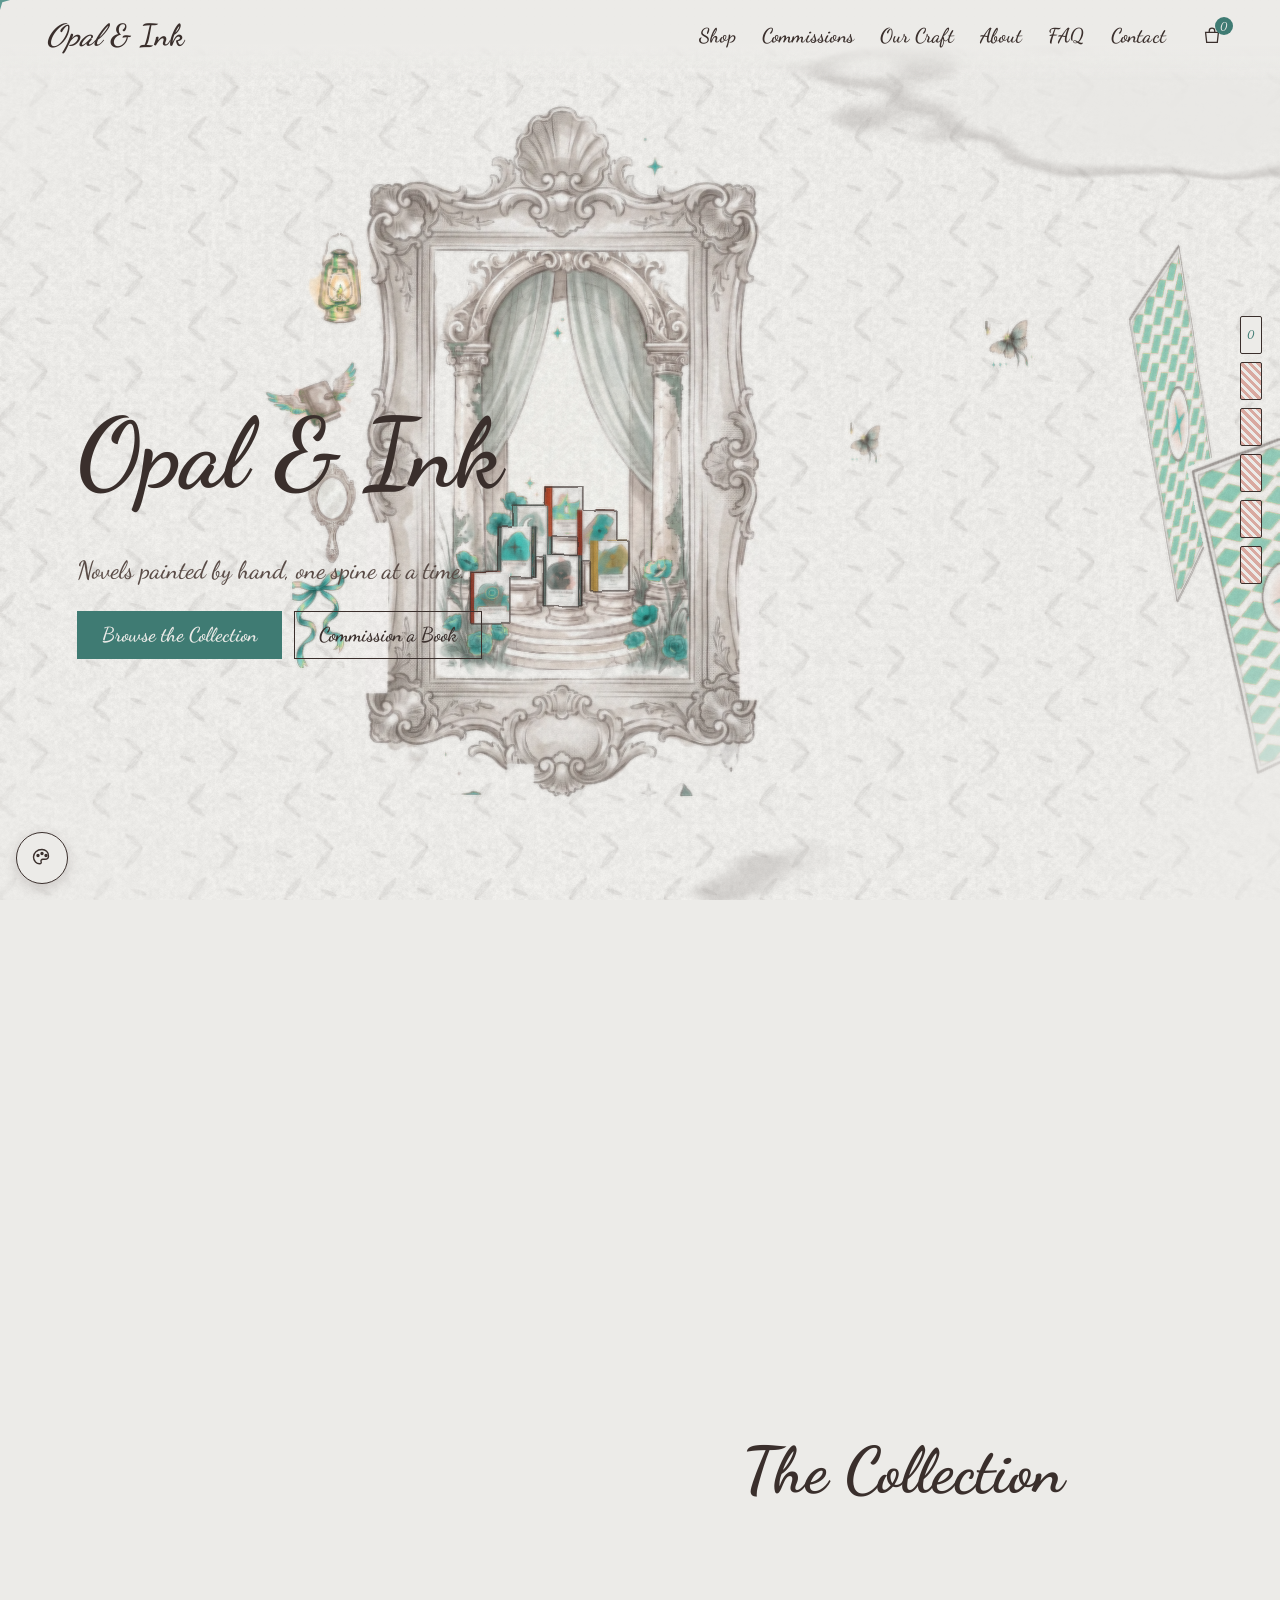
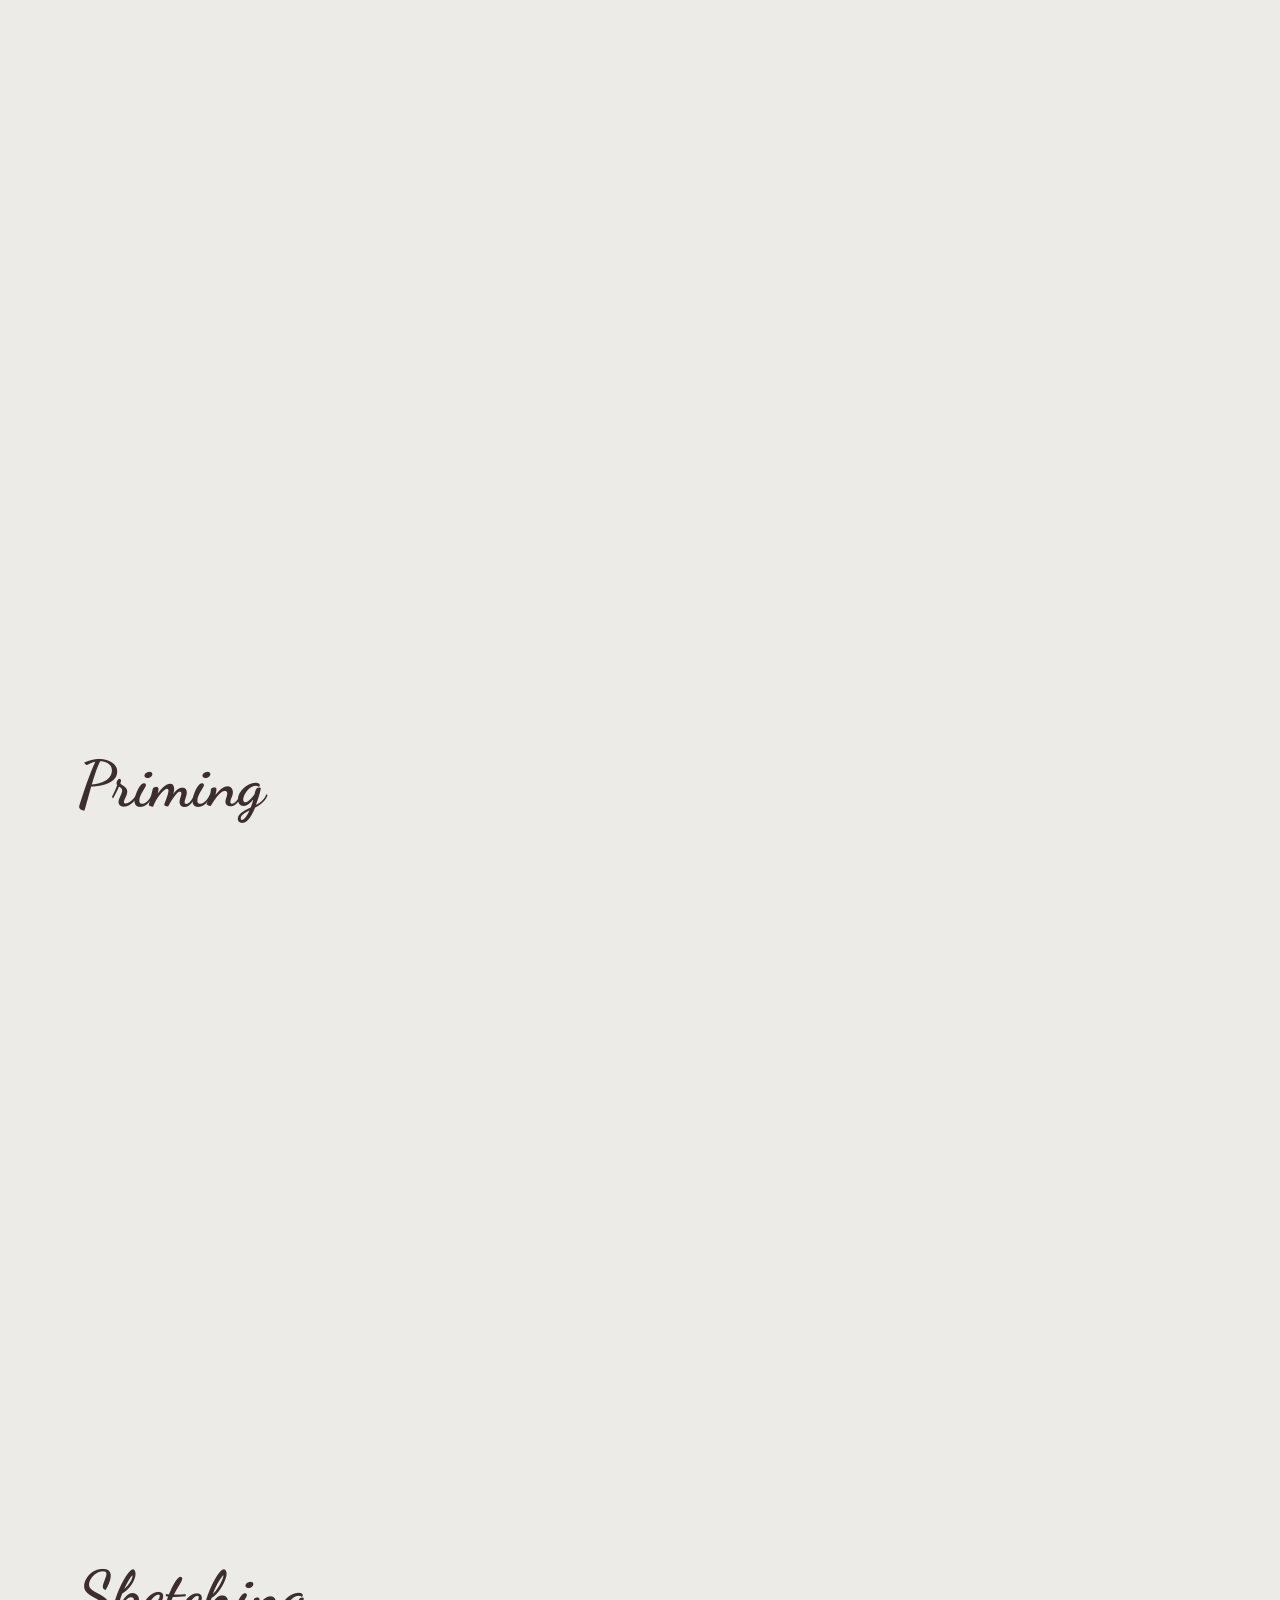
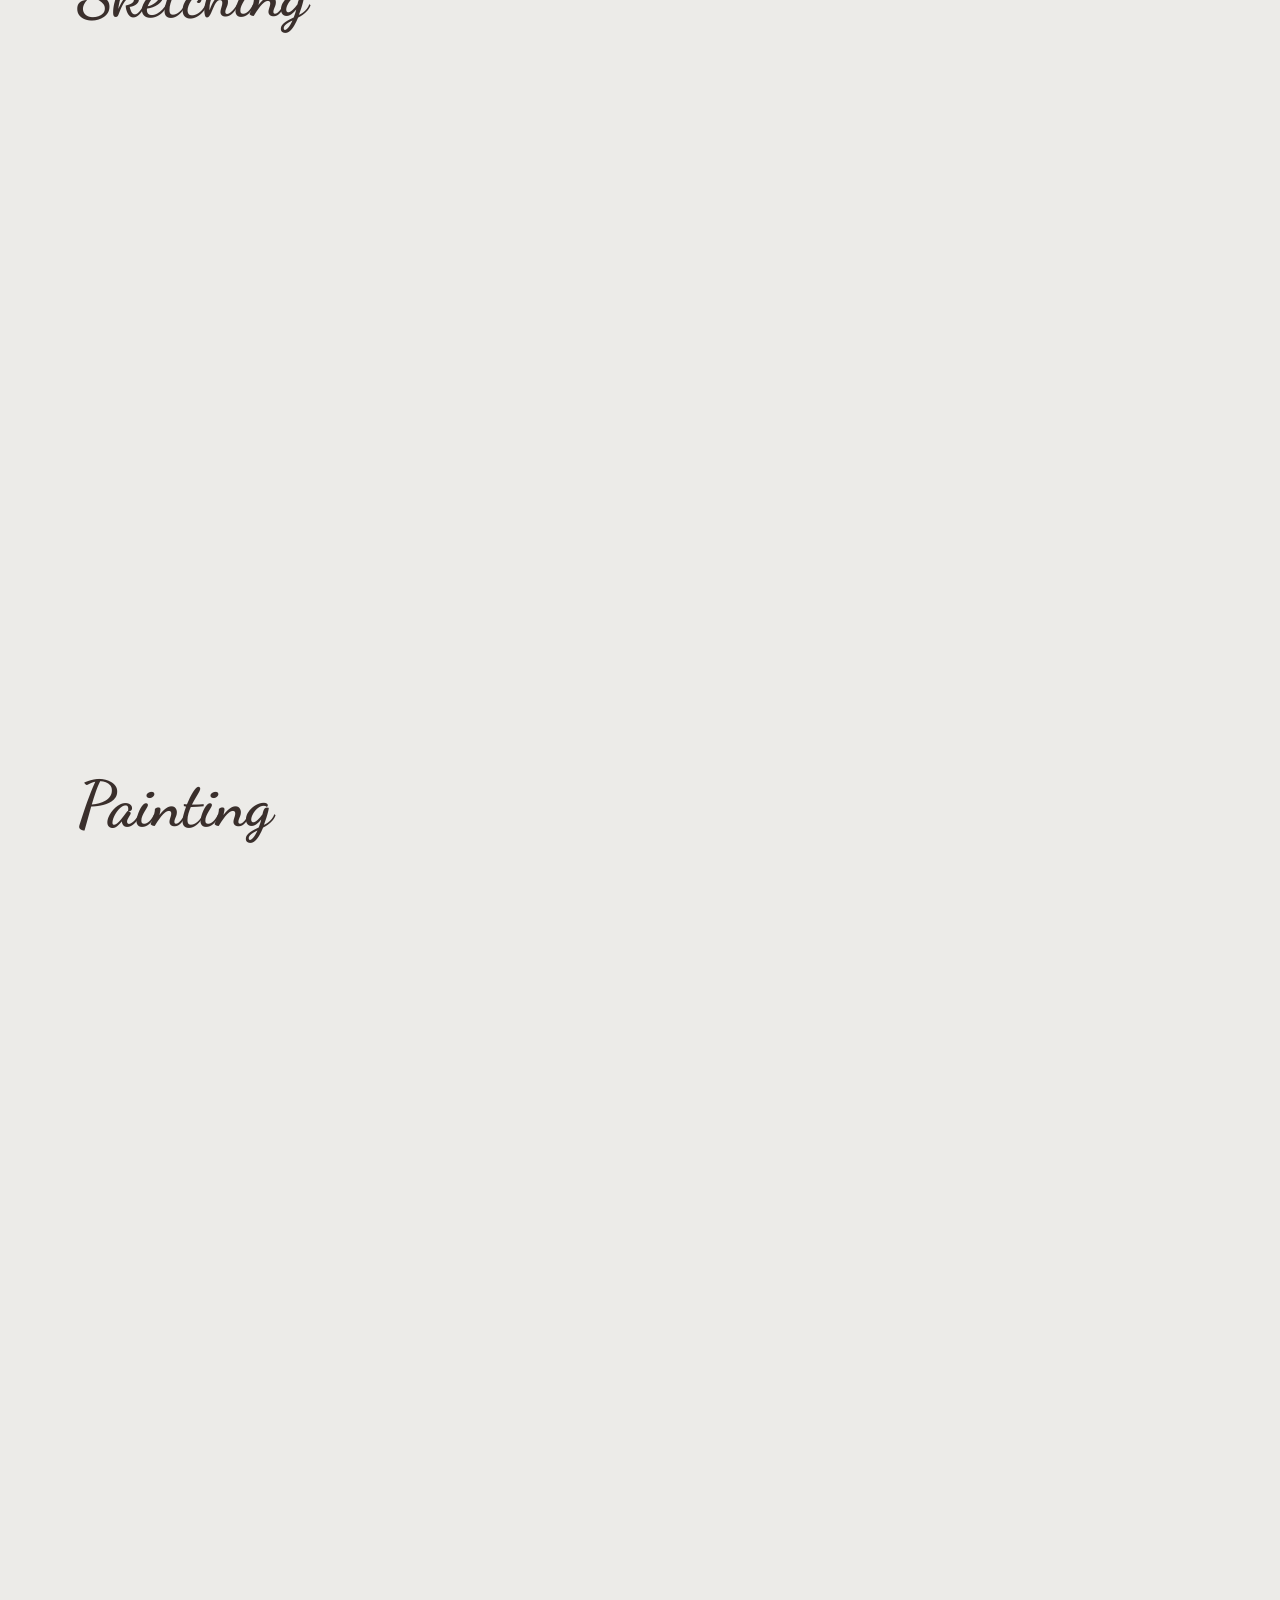
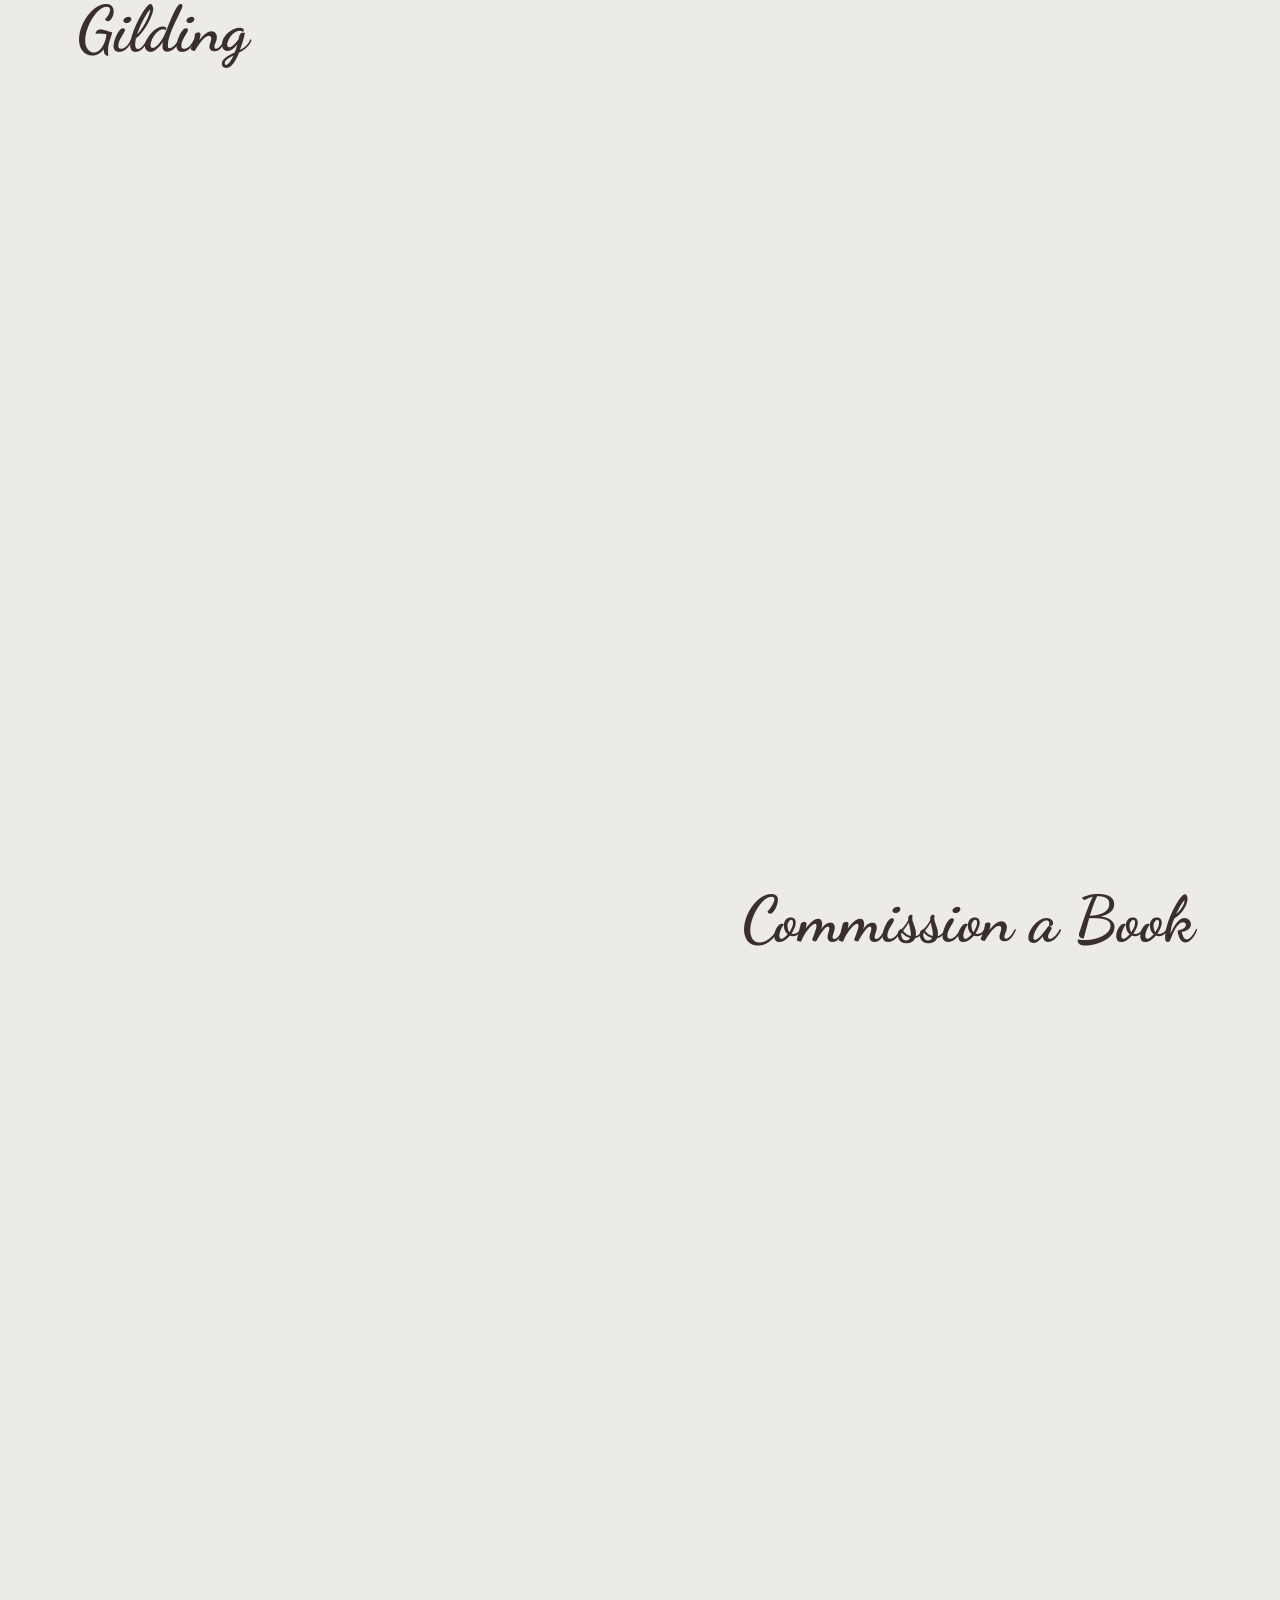
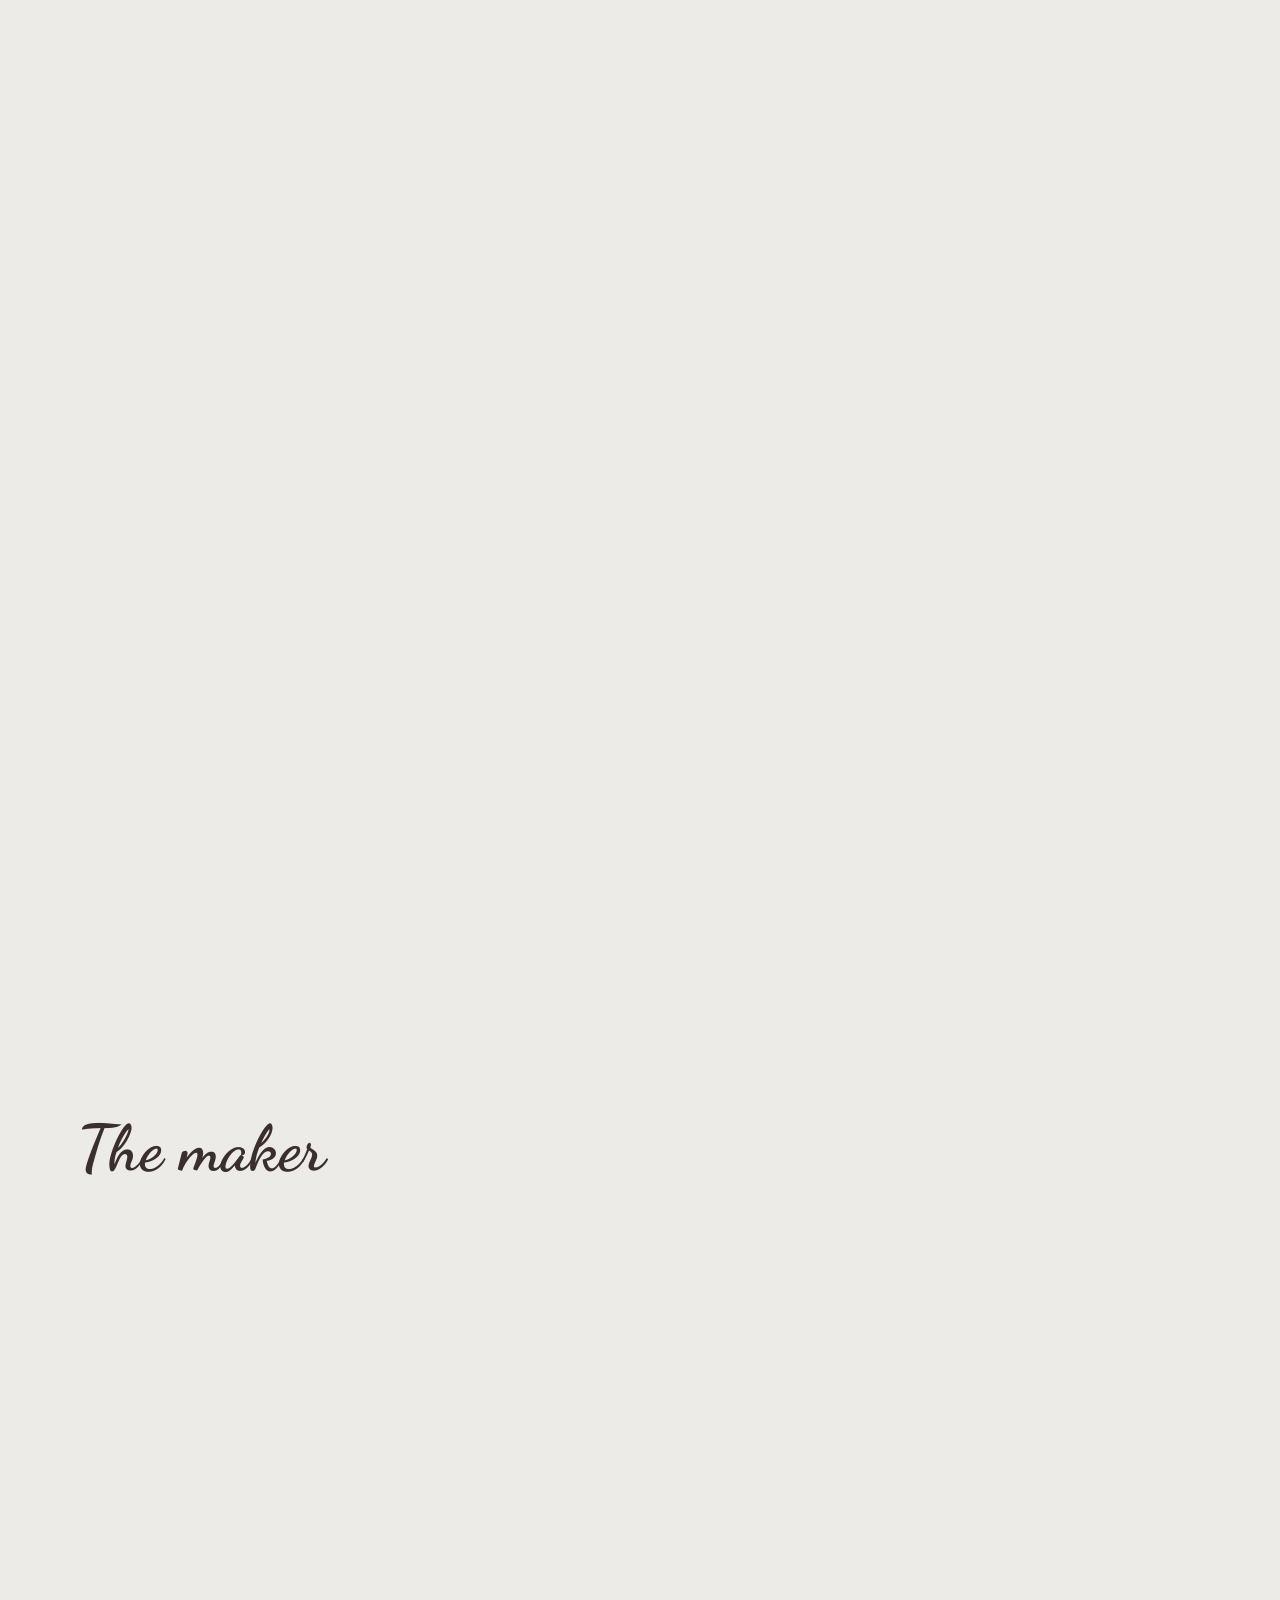
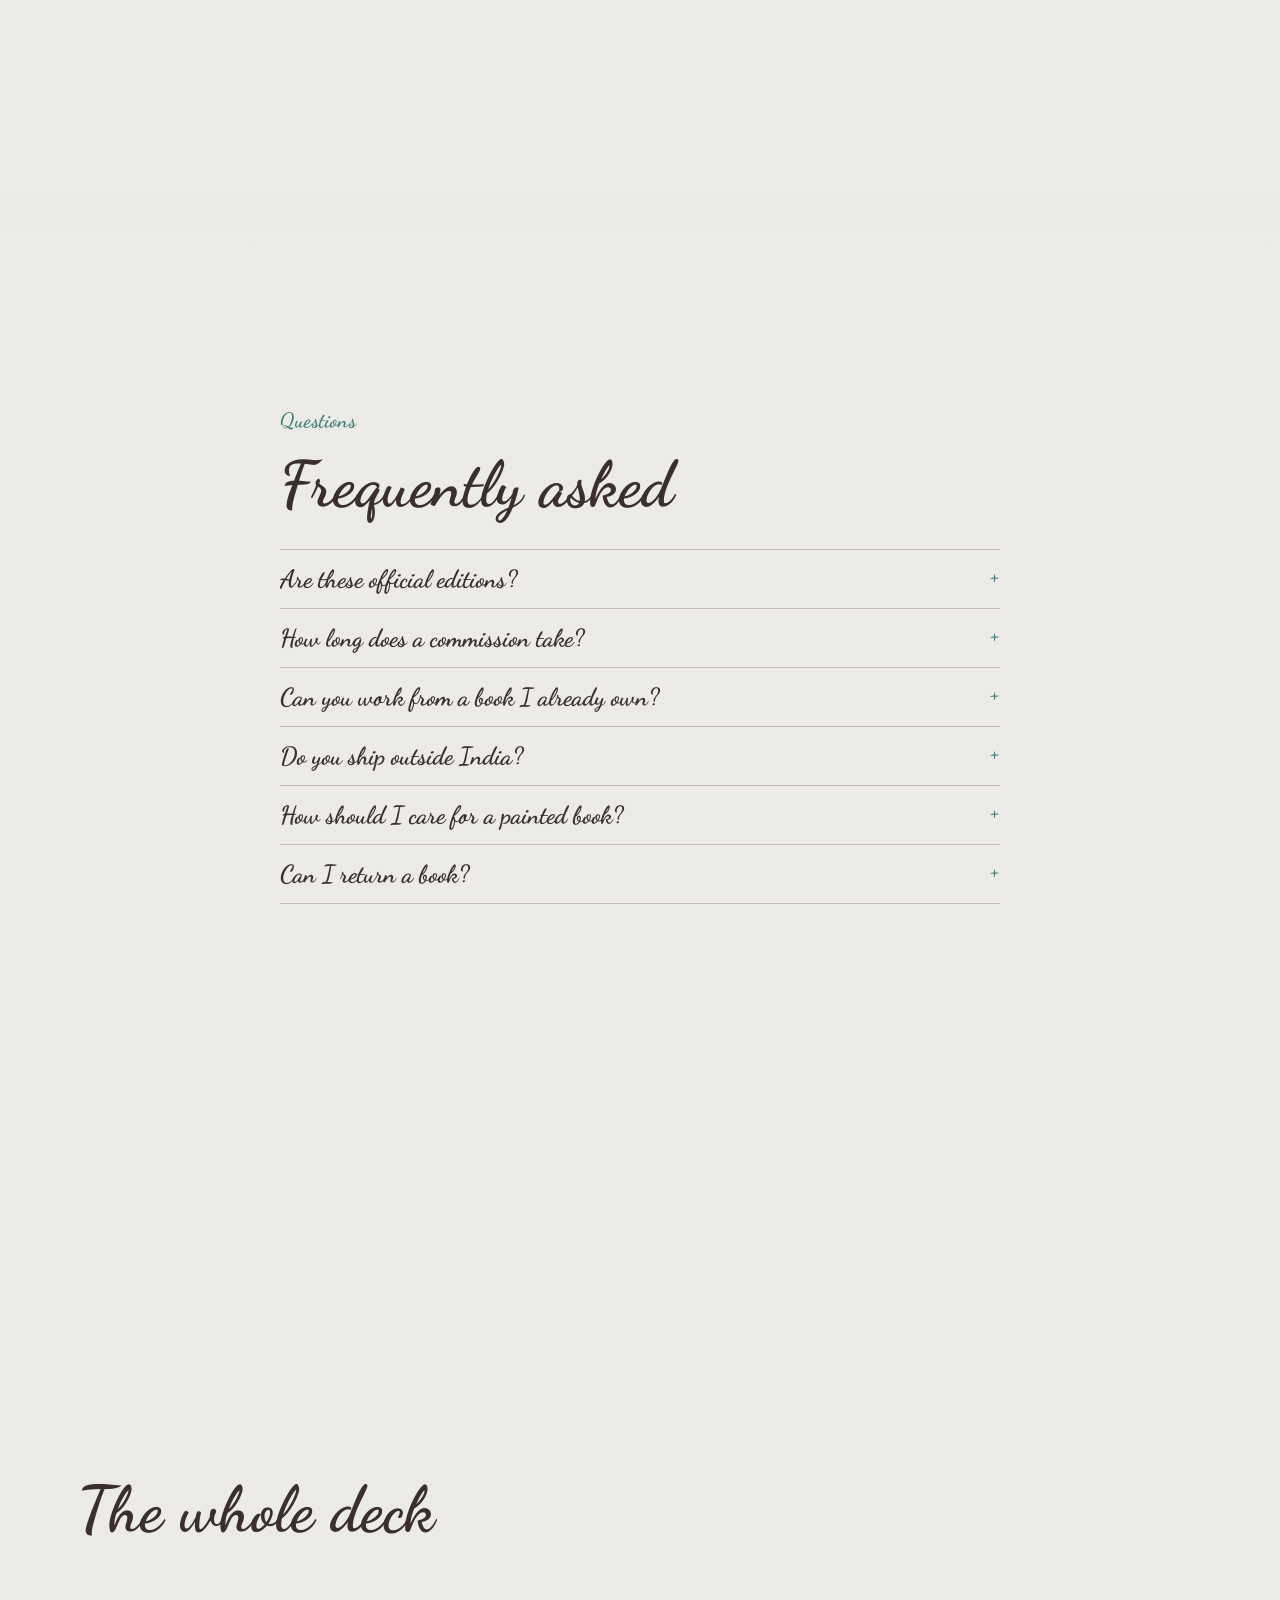
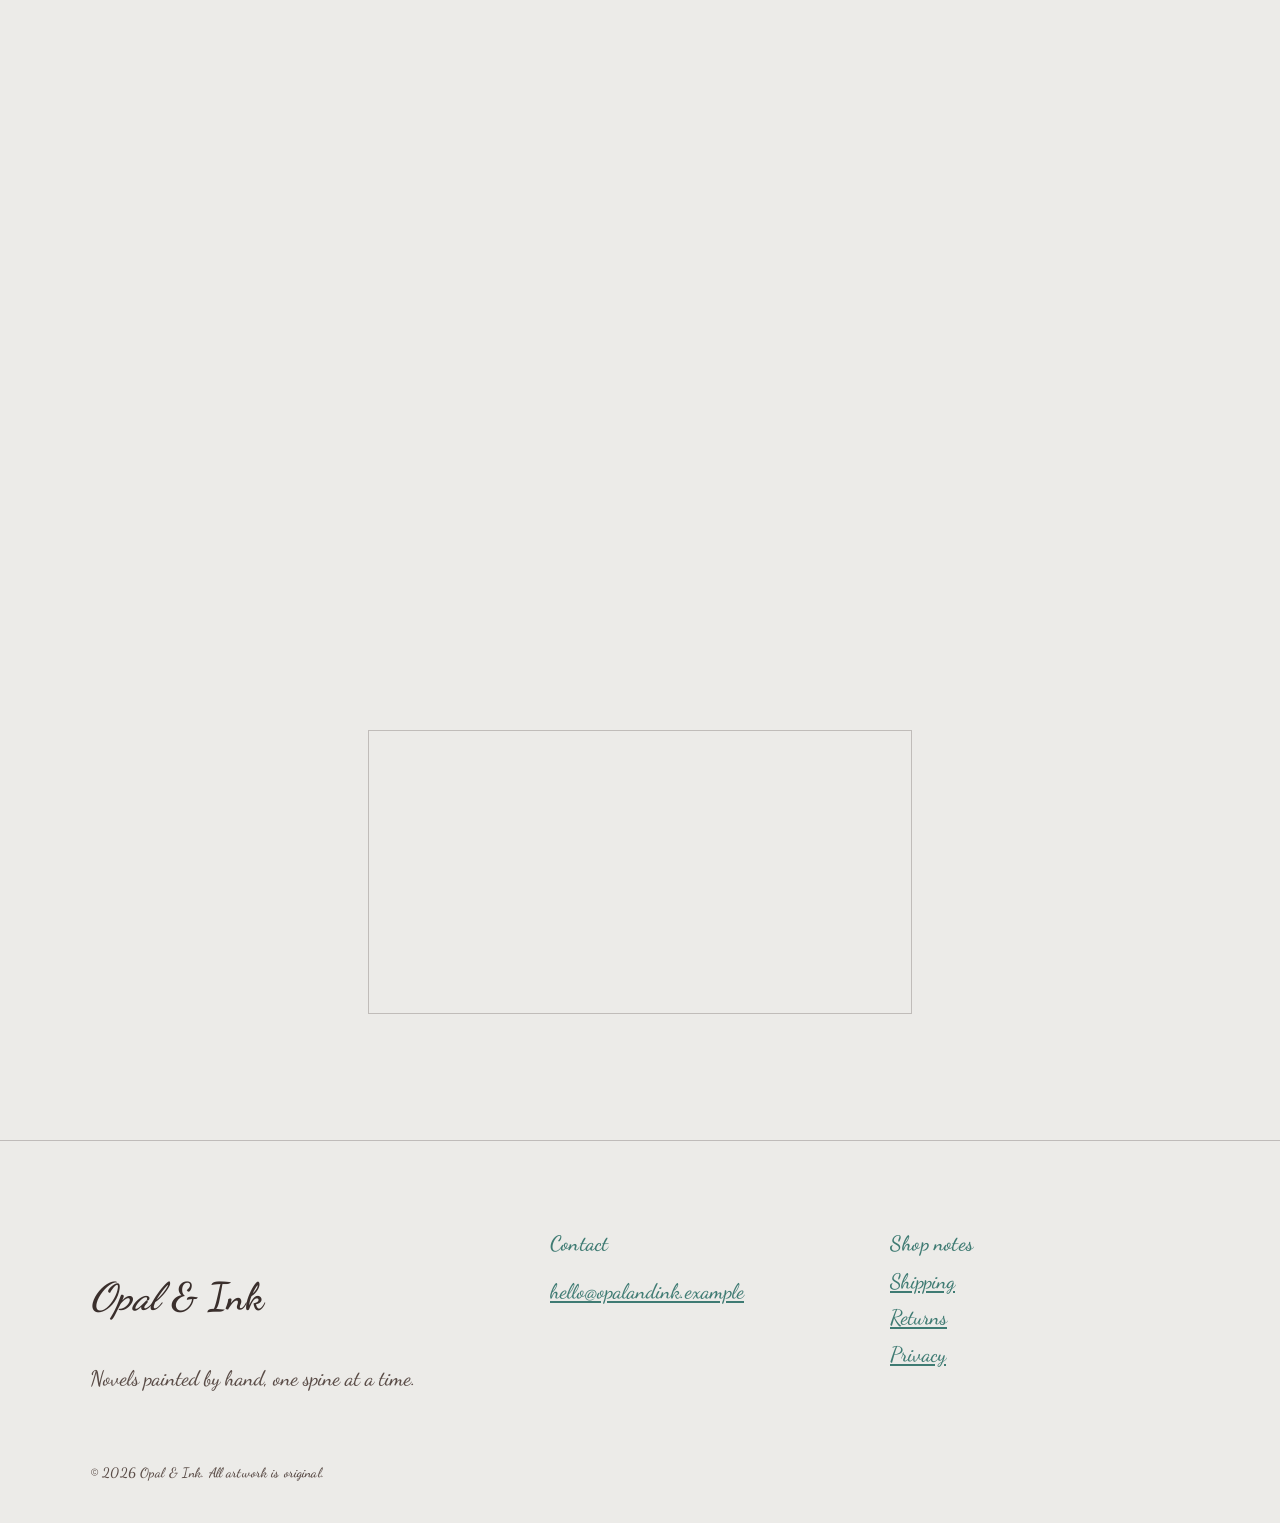
<file: index.html>
<!doctype html>
<html lang="en">
<head>
<meta charset="utf-8">
<meta name="viewport" content="width=device-width, initial-scale=1, viewport-fit=cover">
<title>Opal &amp; Ink | Hand-painted novels</title>
<meta name="description" content="Opal &amp; Ink paints novels by hand: painted covers, painted page edges and illustrated plates, one spine at a time.">
<meta name="theme-color" content="#ECEBE8">
<link rel="icon" href="data:image/svg+xml,%3Csvg xmlns='http://www.w3.org/2000/svg' viewBox='0 0 32 32'%3E%3Crect width='32' height='32' fill='%23ECEBE8'/%3E%3Cpath d='M16 3l2.6 10.4L29 16l-10.4 2.6L16 29l-2.6-10.4L3 16l10.4-2.6z' fill='%233F7B73'/%3E%3C/svg%3E">
<link rel="stylesheet" href="css/styles.css">
</head>
<body>
<a class="skip" href="#main">Skip to content</a>
<canvas id="world" aria-hidden="true"></canvas>
<div id="loading" class="loading" role="status"><span>Shuffling the deck&hellip;</span></div>
<div id="cursor" class="cursor" aria-hidden="true"></div>
<div id="live" class="sr" aria-live="polite"></div>

<header class="top">
  <a class="mark" href="#hero" aria-label="Opal &amp; Ink, back to the top"><span>Opal</span> &amp; Ink</a>
  <nav id="nav" class="nav" aria-label="Main">
    <a href="shop.html">Shop</a><a href="#commissions">Commissions</a><a href="#craft">Our Craft</a><a href="#about">About</a><a href="#faq">FAQ</a><a href="#contact">Contact</a>
  </nav>
  <div class="tools">
    <button id="cartBtn" class="iconbtn" type="button" aria-label="Open cart, 0 items"><svg viewBox="0 0 24 24" width="22" height="22" fill="none" stroke="currentColor" stroke-width="1.4" aria-hidden="true"><path d="M5 8h14l-1.2 11H6.2L5 8z"/><path d="M9 8V6.5a3 3 0 016 0V8"/></svg><span id="cartCount" class="count" hidden>0</span></button>
    <button id="menuBtn" class="iconbtn menu" type="button" aria-expanded="false" aria-controls="nav" aria-label="Menu"><svg viewBox="0 0 24 24" width="22" height="22" fill="none" stroke="currentColor" stroke-width="1.4" aria-hidden="true"><path d="M4 8h16M4 16h16"/></svg></button>
  </div>
</header>

<nav id="rail" class="rail" aria-label="Chapters"></nav>



<main id="main">
  <!-- 0 · The Jester -->
  <section id="hero" class="stage left" aria-labelledby="h-hero">
    <div class="copy">
      <h1 id="h-hero" class="reveal">Opal &amp; Ink</h1>
      <p class="lede">Novels painted by hand, one spine at a time.</p>
      <p class="cta"><a class="btn solid" href="shop.html">Browse the Collection</a><a class="btn" href="#commissions">Commission a Book</a></p>
    </div>
  </section>

  <!-- II · The High Priestess -->
  <section id="collection" class="stage right" aria-labelledby="h-coll">
    <div class="copy">
      <h2 id="h-coll" class="reveal">The Collection</h2>
      <p>Seven hand-bound editions rest on marble plinths. Hover a book to see it closer, or draw a card and let the deck choose for you.</p>
      <p class="cta"><a class="btn solid" href="shop.html">See every book</a><button class="btn" type="button" data-draw>Draw a Card</button></p>
    </div>
  </section>

  <!-- I · The Magician -->
  <section id="craft" aria-labelledby="h-craft">
    <div class="stage left step" id="step1"><div class="copy">
      <h2 id="h-craft" class="reveal">Priming</h2>
      <p>Each cover board is sized and primed first, so pigment sits on the surface and does not sink into the cloth. A coat of size and varnish makes the ground.</p>
      <p class="stepno">Step 1 of 4</p>
    </div></div>
    <div class="stage left step" id="step2"><div class="copy">
      <h2 class="reveal">Sketching</h2>
      <p>A loose ink drawing finds the composition. It is drawn fresh for every book, in our own hand, and never traced from official cover art.</p>
      <p class="stepno">Step 2 of 4</p>
    </div></div>
    <div class="stage left step" id="step3"><div class="copy">
      <h2 class="reveal">Painting</h2>
      <p>Gouache and watercolour go on in thin washes, left to bleed softly past the line. The edges of the pages are painted in the same palette.</p>
      <p class="stepno">Step 3 of 4</p>
    </div></div>
    <div class="stage left step" id="step4"><div class="copy">
      <h2 class="reveal">Gilding</h2>
      <p>Gold leaf is laid by hand on the frame and the title, then the whole book is sealed with a thin coat of varnish.</p>
      <p class="stepno">Step 4 of 4</p>
    </div></div>
  </section>

  <!-- III · The Empress -->
  <section id="commissions" aria-labelledby="h-comm">
    <div class="stage right" id="commIntro"><div class="copy">
      <h2 id="h-comm" class="reveal">Commission a Book</h2>
      <p>Send us a book you love, or a story you want to hold. We will sketch it, paint it, and bind it into something that is only yours. Watch the blank book on the lectern fill with colour as you scroll.</p>
    </div></div>
    <div class="stage right" id="commForm"><div class="copy formcopy">
      <form id="commissionForm" class="ornate formpanel" novalidate>
        <h3>Tell us about your book</h3>
        <div class="field"><label for="cName">Name</label><input id="cName" name="name" autocomplete="name" required></div>
        <div class="field"><label for="cEmail">Email</label><input id="cEmail" name="email" type="email" autocomplete="email" required></div>
        <div class="field"><label for="cBook">Book title</label><input id="cBook" name="book"></div>
        <div class="field"><label for="cStyle">Style notes</label><input id="cStyle" name="notes" placeholder="Colours, mood, motifs"></div>
        <div class="field"><label for="cBudget">Budget</label><select id="cBudget" name="budget"><option value="">Prefer not to say</option><option>Under 3,000</option><option>3,000 to 5,000</option><option>5,000 and above</option></select></div>
        <div class="field"><label for="cMsg">Message</label><textarea id="cMsg" name="message" rows="4" required></textarea></div>
        <p id="cStatus" class="status" role="status"></p>
        <button class="btn solid" type="submit">Send inquiry</button>
      </form>
    </div></div>
  </section>

  <!-- XVII · The Star -->
  <section id="about" class="stage left" aria-labelledby="h-about">
    <div class="copy">
      <h2 id="h-about" class="reveal">The maker</h2>
      <!-- OWNER: replace this draft with your own story. -->
      <p>Opal &amp; Ink is a small studio that rebinds and paints novels by hand. Every book starts as a story someone loves and ends as an object meant to be kept: resewn, cased in cloth, painted, gilded and sealed.</p>
      <p>Each design is drawn from scratch, inspired by the mood of a book and never copied from its official art.</p>
      <div class="photo" role="img" aria-label="Photo of the maker goes here"><span>Photo of the maker</span></div>
    </div>
  </section>

  <section id="faq" class="panel" aria-labelledby="h-faq">
    <div class="inner narrow">
      <p class="eyebrow">Questions</p>
      <h2 id="h-faq">Frequently asked</h2>
      <!-- OWNER: edit these answers to match how you work. -->
      <details name="faq"><summary>Are these official editions?</summary><p>No. Every book is an unofficial hand-bound edition made from a lawfully purchased copy, with original artwork by the bindery. Nothing is licensed or endorsed by an author or publisher.</p></details>
      <details name="faq"><summary>How long does a commission take?</summary><p>Usually three to five weeks from an approved sketch, depending on the design. We will confirm a date before you pay.</p></details>
      <details name="faq"><summary>Can you work from a book I already own?</summary><p>Yes. Send it to us and we will rebind and paint it. We will agree the design with you first.</p></details>
      <details name="faq"><summary>Do you ship outside India?</summary><p>For now we ship within India. Nearby countries may follow later.</p></details>
      <details name="faq"><summary>How should I care for a painted book?</summary><p>Keep it out of direct sun and damp, and dust it with a dry soft brush. Painted edges are sealed but not waterproof.</p></details>
      <details name="faq"><summary>Can I return a book?</summary><p>Ready-made books can be returned in their original condition within seven days of delivery. Commissions are made for you and cannot be returned, but we will fix anything that is wrong.</p></details>
    </div>
  </section>

  <!-- XXI · The World -->
  <section id="world-sec" aria-labelledby="h-world">
    <div class="stage left" id="worldClose"><div class="copy">
      <h2 id="h-world" class="reveal">The whole deck</h2>
    </div></div>
    <div class="stage center end" id="worldFar"><div class="copy">
      <p>Join the list for new editions and open commission slots. No spam, and you can leave any time.</p>
      <form id="newsForm" class="newsform" novalidate>
        <label class="sr" for="nEmail">Email address</label>
        <input id="nEmail" name="email" type="email" autocomplete="email" placeholder="you@example.com" required>
        <button class="btn solid" type="submit">Join</button>
      </form>
      <p id="nStatus" class="status" role="status"></p>
      <p class="cta"><a class="btn" href="shop.html">Browse the Collection</a></p>
    </div></div>
  </section>
</main>

<footer id="contact" class="foot">
  <div class="inner">
    <div><p class="mark big"><span>Opal</span> &amp; Ink</p><p class="muted">Novels painted by hand, one spine at a time.</p></div>
    <div><h3>Contact</h3><p><a id="mailLink" href="#">hello</a></p><ul id="social" class="plain"></ul></div>
    <div><h3>Shop notes</h3><ul class="plain"><li><button class="link" type="button" data-policy="shipping">Shipping</button></li><li><button class="link" type="button" data-policy="returns">Returns</button></li><li><button class="link" type="button" data-policy="privacy">Privacy</button></li></ul></div>
  </div>
  <p class="copy-right">&copy; <span id="year">2026</span> Opal &amp; Ink. All artwork is original.</p>
</footer>

<noscript><p class="noscript">Opal &amp; Ink needs JavaScript for the shop and the 3D deck. Email us to order or commission a book.</p></noscript>
<script type="module" src="js/main.js"></script>
</body>
</html>
</file>
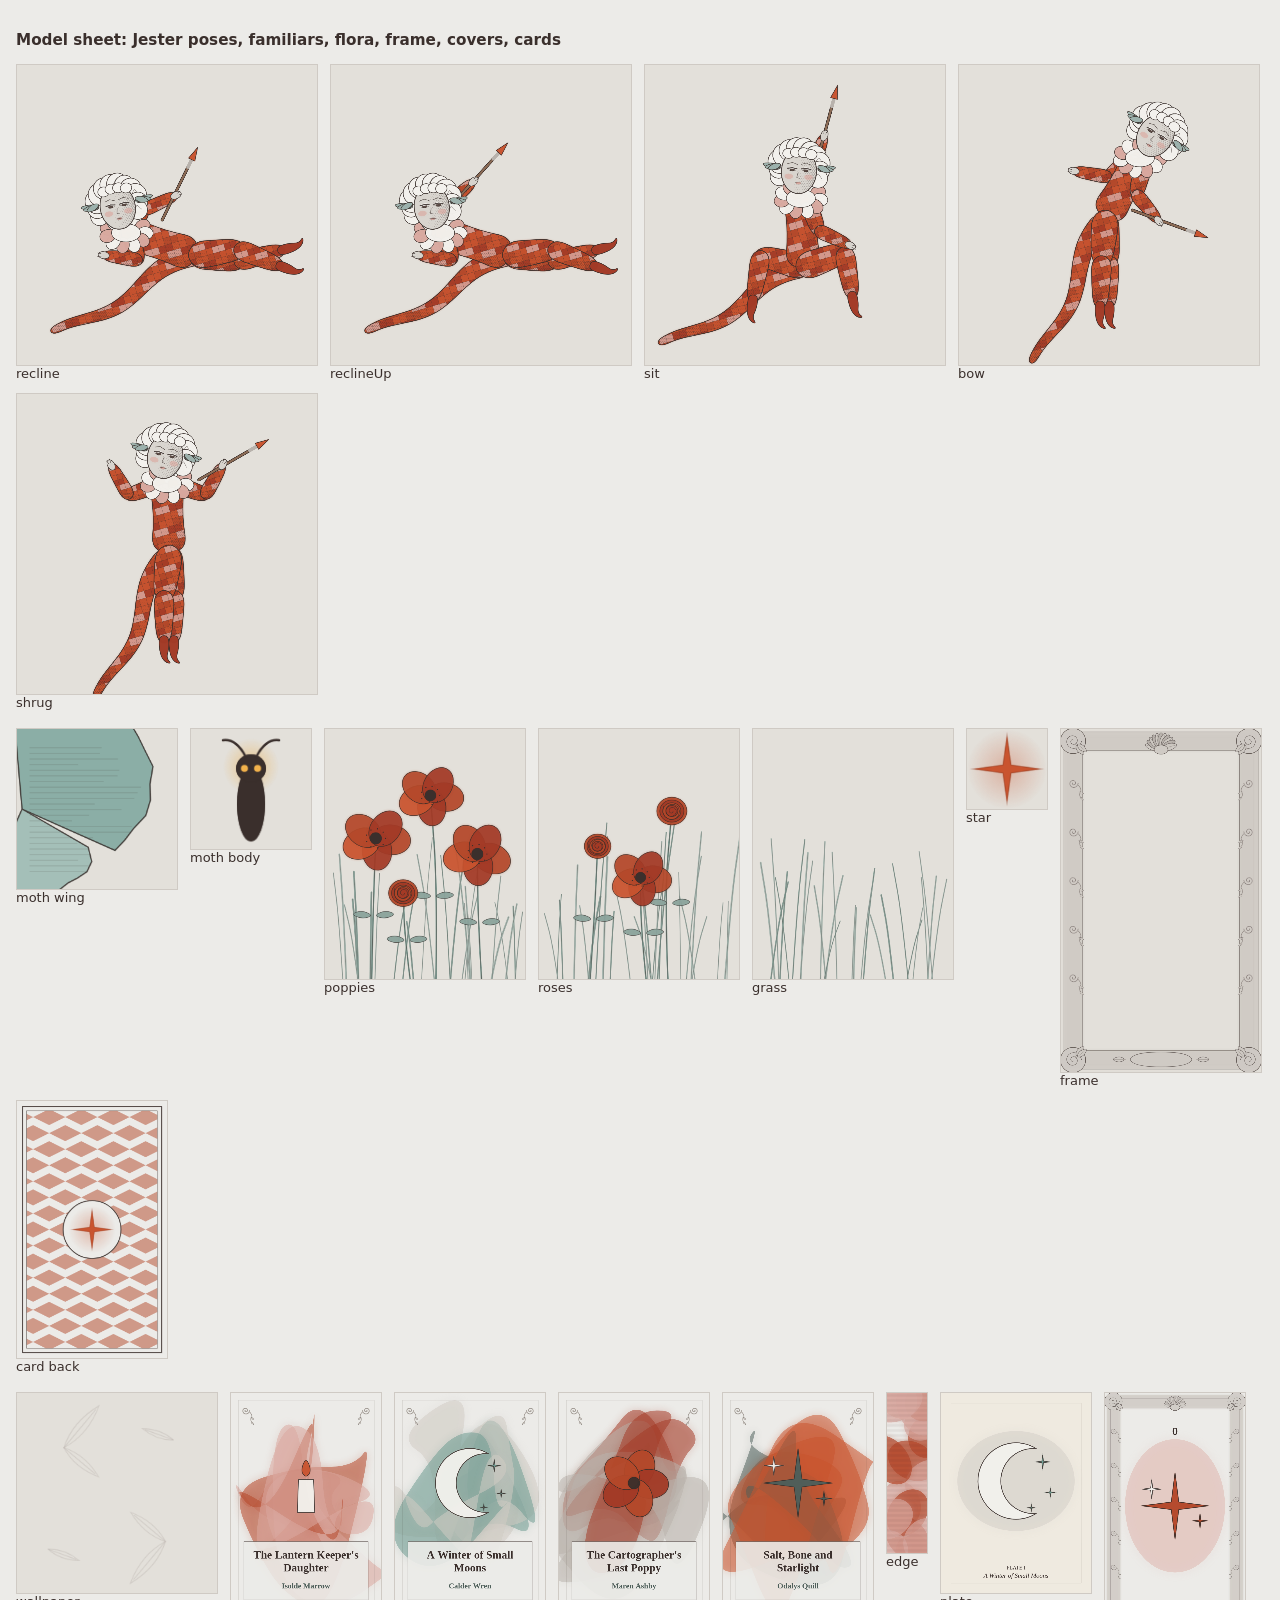
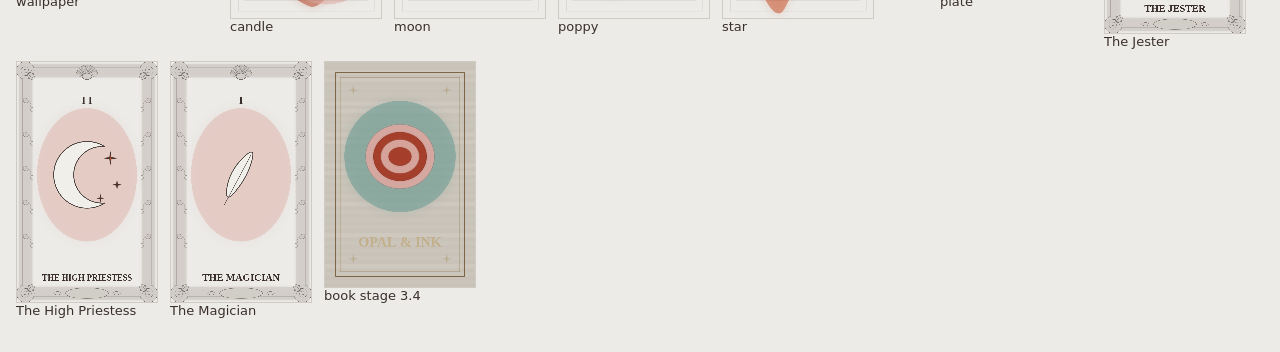
<file: sheet.html>
<!doctype html>
<meta charset="utf-8"><title>Opal &amp; Ink model sheet</title>
<style>
  body{margin:0;padding:16px;background:#ECEBE8;font:13px system-ui;color:#3A2F2C}
  .row{display:flex;flex-wrap:wrap;gap:12px;margin-bottom:18px;align-items:flex-start}
  figure{margin:0}canvas{display:block;background:#E3E0DA;border:1px solid #CFCAC4}
</style>
<h3>Model sheet: Jester poses, familiars, flora, frame, covers, cards</h3>
<div class="row" id="a"></div><div class="row" id="b"></div><div class="row" id="c"></div>
<script type="module">
import * as P from './js/paint.js';
import { PRODUCTS } from './js/config.js';
const add = (id, cnv, w, label) => { const f = document.createElement('figure'); cnv.style.width = w + 'px'; cnv.style.height = (cnv.height / cnv.width * w) + 'px'; f.append(cnv, label); document.getElementById(id).append(f); };
const t0 = performance.now();
for (const k of Object.keys(P.JESTER_POSES)) add('a', P.drawJester(k, 1024), 300, k);
const m = P.drawMoth(); add('b', m.wing, 160, 'moth wing'); add('b', m.body, 120, 'moth body');
add('b', P.drawFlora('poppies', 1), 200, 'poppies'); add('b', P.drawFlora('roses', 2), 200, 'roses'); add('b', P.drawFlora('grass', 3), 200, 'grass');
add('b', P.drawStar(P.PAL.verm), 80, 'star'); add('b', P.drawFrame(), 200, 'frame'); add('b', P.drawCardBack(), 150, 'card back');
add('c', P.drawWallpaper(), 200, 'wallpaper');
PRODUCTS.slice(0, 4).forEach((p) => add('c', P.drawCover(p), 150, p.motif));
add('c', P.drawEdge(PRODUCTS[0]), 40, 'edge'); add('c', P.drawPlate(PRODUCTS[1]), 150, 'plate');
P.ARCANA.slice(0, 3).forEach((a) => add('c', P.drawCardFace(a), 140, a.name));
const o = document.createElement('canvas'); o.width = 512; o.height = 768; P.composeBook(o, 3.4); add('c', o, 150, 'book stage 3.4');
document.title = 'ok ' + Math.round(performance.now() - t0) + 'ms';
</script>
</file>
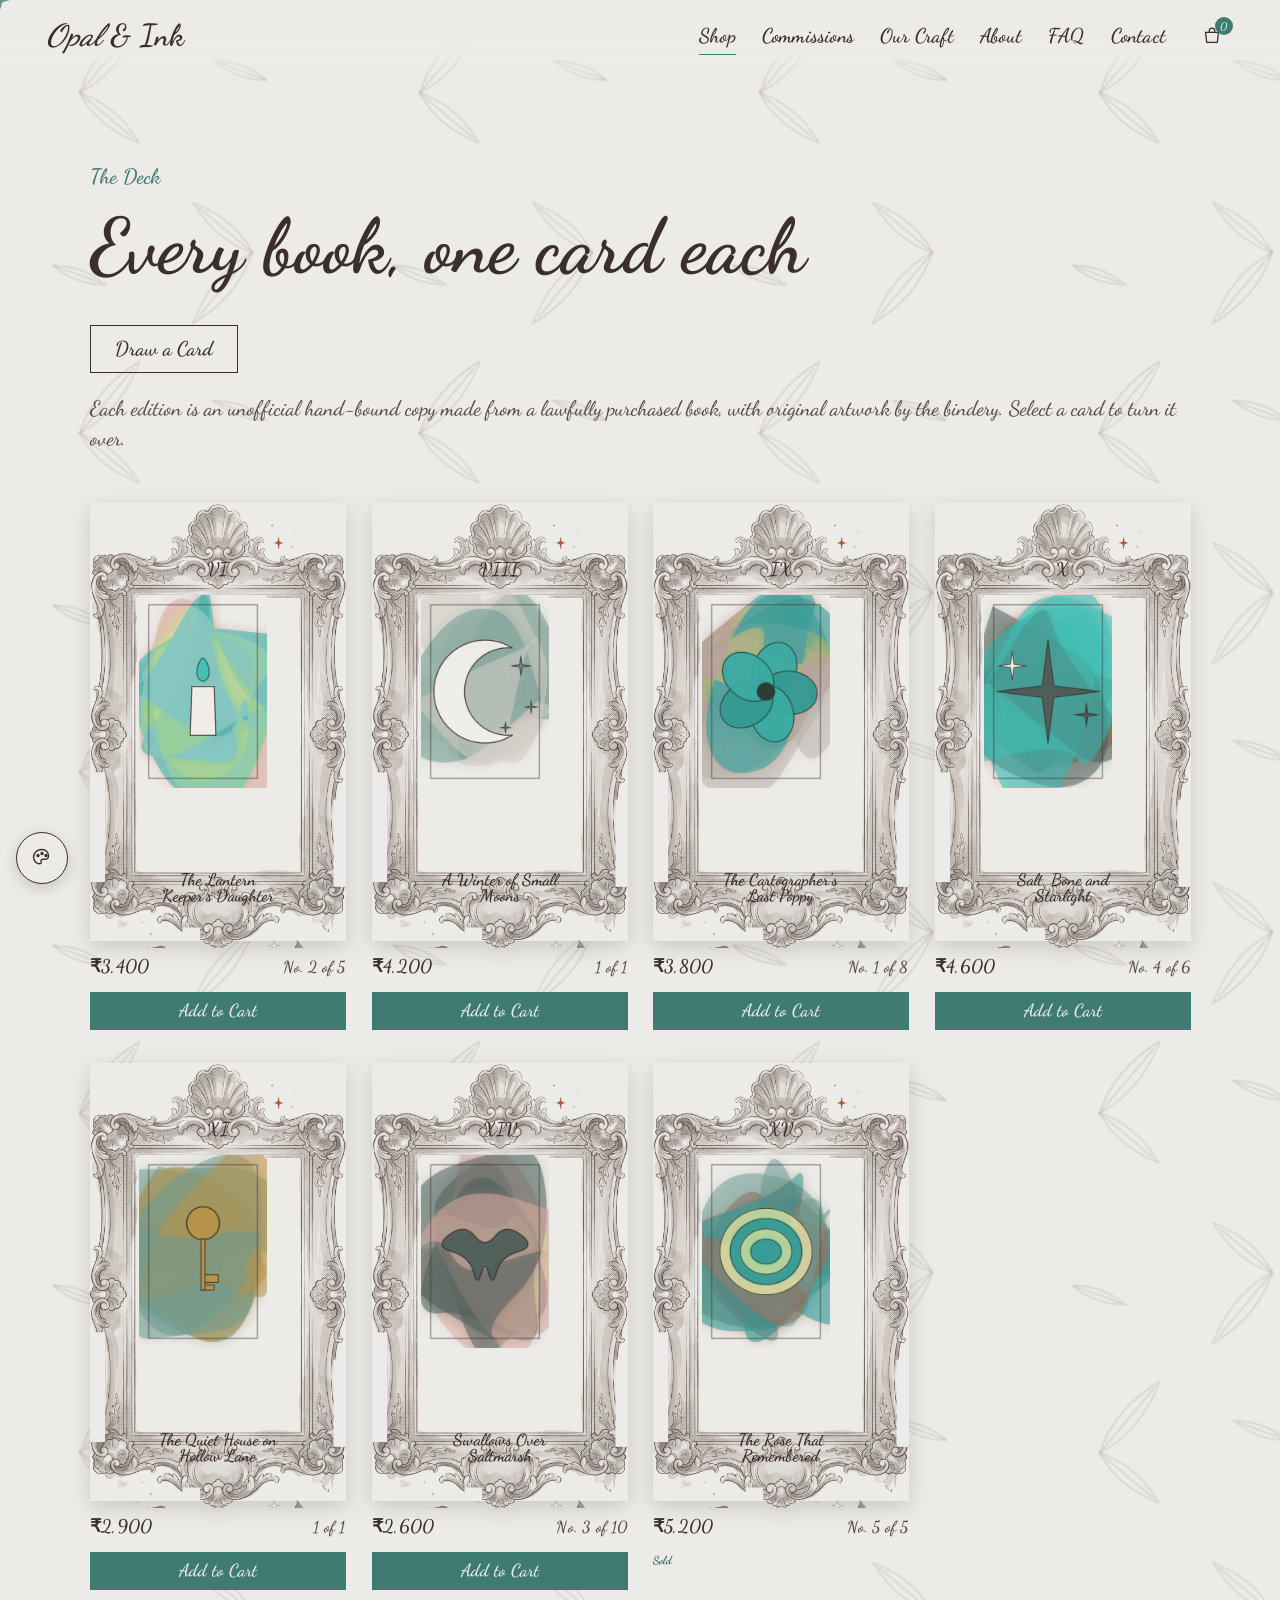
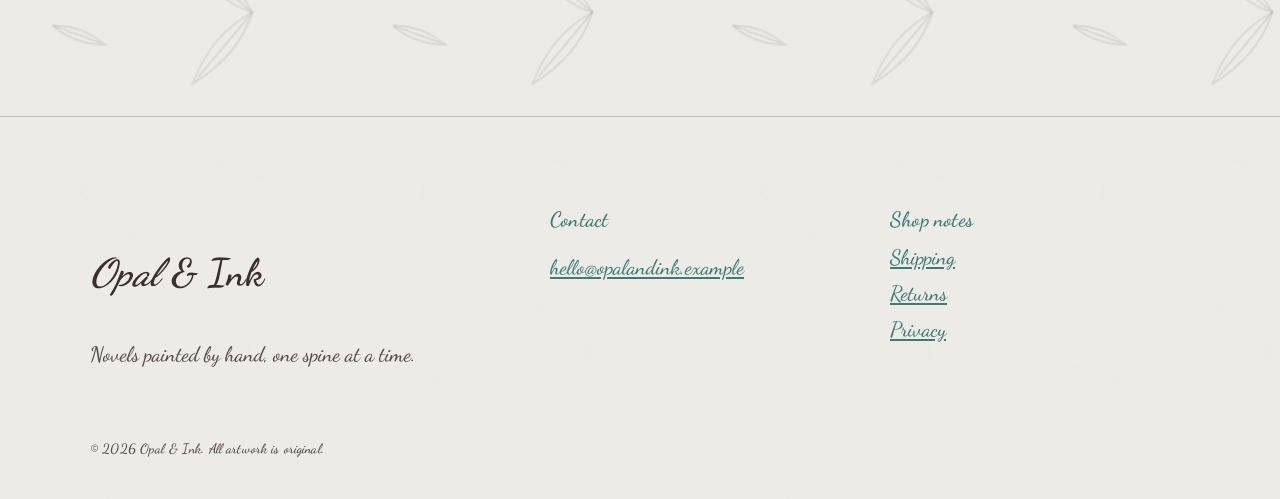
<file: shop.html>
<!doctype html>
<html lang="en">
<head>
<meta charset="utf-8">
<meta name="viewport" content="width=device-width, initial-scale=1, viewport-fit=cover">
<title>The Deck | Opal &amp; Ink</title>
<meta name="description" content="Every hand-painted, hand-bound edition from Opal &amp; Ink, one tarot card each.">
<meta name="theme-color" content="#ECEBE8">
<link rel="icon" href="data:image/svg+xml,%3Csvg xmlns='http://www.w3.org/2000/svg' viewBox='0 0 32 32'%3E%3Crect width='32' height='32' fill='%23ECEBE8'/%3E%3Cpath d='M16 3l2.6 10.4L29 16l-10.4 2.6L16 29l-2.6-10.4L3 16l10.4-2.6z' fill='%233F7B73'/%3E%3C/svg%3E">
<link rel="stylesheet" href="css/styles.css">
</head>
<body class="shop-page">
<a class="skip" href="#main">Skip to content</a>
<div id="cursor" class="cursor" aria-hidden="true"></div>
<div id="live" class="sr" aria-live="polite"></div>

<header class="top">
  <a class="mark" href="index.html" aria-label="Opal &amp; Ink, back to the top"><span>Opal</span> &amp; Ink</a>
  <nav id="nav" class="nav" aria-label="Main">
    <a href="shop.html" aria-current="page">Shop</a><a href="index.html#commissions">Commissions</a><a href="index.html#craft">Our Craft</a><a href="index.html#about">About</a><a href="index.html#faq">FAQ</a><a href="#contact">Contact</a>
  </nav>
  <div class="tools">
    <button id="cartBtn" class="iconbtn" type="button" aria-label="Open cart, 0 items"><svg viewBox="0 0 24 24" width="22" height="22" fill="none" stroke="currentColor" stroke-width="1.4" aria-hidden="true"><path d="M5 8h14l-1.2 11H6.2L5 8z"/><path d="M9 8V6.5a3 3 0 016 0V8"/></svg><span id="cartCount" class="count" hidden>0</span></button>
    <button id="menuBtn" class="iconbtn menu" type="button" aria-expanded="false" aria-controls="nav" aria-label="Menu"><svg viewBox="0 0 24 24" width="22" height="22" fill="none" stroke="currentColor" stroke-width="1.4" aria-hidden="true"><path d="M4 8h16M4 16h16"/></svg></button>
  </div>
</header>

<main id="main">
  <section id="shop" class="panel" aria-labelledby="h-shop">
    <div class="inner">
      <p class="eyebrow">The Deck</p>
      <h1 id="h-shop">Every book, one card each</h1>
      <p class="cta"><button class="btn" type="button" data-draw>Draw a Card</button></p>
      <p class="muted">Each edition is an unofficial hand-bound copy made from a lawfully purchased book, with original artwork by the bindery. Select a card to turn it over.</p>
      <div id="grid" class="tgrid"></div>
      <div id="reviews" class="reviews" hidden>
        <h3>Reviews</h3>
        <ul id="reviewList"></ul>
      </div>
    </div>
  </section>
</main>

<footer id="contact" class="foot">
  <div class="inner">
    <div><p class="mark big"><span>Opal</span> &amp; Ink</p><p class="muted">Novels painted by hand, one spine at a time.</p></div>
    <div><h3>Contact</h3><p><a id="mailLink" href="#">hello</a></p><ul id="social" class="plain"></ul></div>
    <div><h3>Shop notes</h3><ul class="plain"><li><button class="link" type="button" data-policy="shipping">Shipping</button></li><li><button class="link" type="button" data-policy="returns">Returns</button></li><li><button class="link" type="button" data-policy="privacy">Privacy</button></li></ul></div>
  </div>
  <p class="copy-right">&copy; <span id="year">2026</span> Opal &amp; Ink. All artwork is original.</p>
</footer>

<noscript><p class="noscript">Opal &amp; Ink needs JavaScript for the shop. Email us to order or commission a book.</p></noscript>
<script type="module" src="js/main.js"></script>
</body>
</html>
</file>
<file: css/styles.css>
/* Opal & Ink. Palette is the painted one: paper, warm grey, charcoal-brown ink, rust. */
@font-face { font-family: 'Dancing Script'; src: url('../assets/fonts/dancing-script.woff2') format('woff2'); font-weight: 400 700; font-display: swap; }
@font-face { font-family: 'Pinyon Script'; src: url('../assets/fonts/pinyon-script.woff2') format('woff2'); font-weight: 400; font-display: swap; }
@font-face { font-family: 'Great Vibes'; src: url('../assets/fonts/great-vibes.woff2') format('woff2'); font-weight: 400; font-display: swap; }
:root {
  --paper: #ECEBE8; --warm: #CFCAC4; --stone: #B8B2AC; --ink: #3A2F2C; --ink2: #5A4C47;
  --rust: #3F7B73; --verm: #5E9A92; --poppy: #2F5E58; --blush: #D9A9A0; --sage: #6E9C92; --slate: #4E5F5A;
  --serif: 'Dancing Script', 'Brush Script MT', cursive;
  --body: 'Dancing Script', 'Brush Script MT', cursive;
  --label: 'Dancing Script', 'Brush Script MT', cursive;
  --gut: clamp(18px, 6vw, 96px);
}
* { box-sizing: border-box; }
html { scroll-behavior: smooth; -webkit-text-size-adjust: 100%; }
body { margin: 0; background: var(--paper); color: var(--ink); font: 17px/1.62 var(--body); overflow-x: hidden; }
img { max-width: 100%; display: block; }
a { color: var(--rust); text-underline-offset: 3px; }
a:hover { color: var(--poppy); }
:focus-visible { outline: 2px solid var(--rust); outline-offset: 3px; border-radius: 2px; }
.sr { position: absolute; width: 1px; height: 1px; overflow: hidden; clip: rect(0 0 0 0); white-space: nowrap; }
.skip { position: fixed; left: 12px; top: -60px; z-index: 100; background: var(--ink); color: var(--paper); padding: 10px 14px; transition: top .2s; }
.skip:focus { top: 12px; }
.muted { color: var(--ink2); }
h1, h2, h3 { font-family: var(--serif); font-weight: 400; line-height: 1.1; margin: 0 0 .5em; text-wrap: balance; letter-spacing: .01em; }
h1 { font-size: clamp(2.6rem, 6.2vw, 5rem); }
h2 { font-size: clamp(2rem, 4.2vw, 3.3rem); }
h3 { font-size: 1.35rem; }
.eyebrow, .stepno, .count, .hint, label, .tcard .num { font-family: var(--label); font-size: .72rem; letter-spacing: .24em; text-transform: uppercase; }
.eyebrow { color: var(--rust); margin: 0 0 1rem; }
.lede { font-size: 1.35rem; font-style: italic; color: var(--ink2); margin: 0 0 1.6rem; }

#world { position: fixed; inset: 0; width: 100%; height: 100%; display: block; z-index: 0; transition: opacity .6s; }
#world.dim { opacity: 0; }
body.nogl #world { display: none; }
body.nogl { background: var(--paper) radial-gradient(circle at 30% 20%, rgba(217,169,160,.35), transparent 40%), radial-gradient(circle at 80% 70%, rgba(110,156,146,.25), transparent 45%); }
.loading { position: fixed; inset: 0; z-index: 90; display: grid; place-items: center; background: var(--paper); font-family: var(--serif); font-style: italic; font-size: 1.4rem; color: var(--ink2); transition: opacity .8s, visibility .8s; }
.loading.done { opacity: 0; visibility: hidden; }

/* header */
.top { position: fixed; z-index: 40; top: 0; left: 0; right: 0; display: flex; align-items: center; gap: 24px; padding: calc(14px + env(safe-area-inset-top, 0px)) calc(var(--gut) * .6 + env(safe-area-inset-right, 0px)) 22px calc(var(--gut) * .6 + env(safe-area-inset-left, 0px)); background: linear-gradient(var(--paper) 55%, color-mix(in srgb, var(--paper) 0%, transparent)); }
.mark { font-family: var(--serif); font-size: 1.35rem; color: var(--ink); text-decoration: none; letter-spacing: .02em; white-space: nowrap; }
.mark span { font-style: italic; }
.mark.big { font-size: 1.8rem; }
.nav { display: flex; gap: 22px; margin-left: auto; font-family: var(--label); font-size: .8rem; letter-spacing: .14em; text-transform: uppercase; }
.nav a { color: var(--ink); text-decoration: none; padding: 6px 0; background: linear-gradient(var(--rust), var(--rust)) 0 100% / 0 1px no-repeat; transition: background-size .35s; }
.nav a:hover { background-size: 100% 1px; color: var(--ink); }
.tools { display: flex; gap: 4px; }
.iconbtn { position: relative; display: grid; place-items: center; width: 44px; height: 44px; border: 0; background: none; color: var(--ink); cursor: pointer; border-radius: 50%; }
.iconbtn:hover { color: var(--rust); }
.count { position: absolute; top: 3px; right: 1px; min-width: 18px; height: 18px; padding: 0 4px; border-radius: 9px; background: var(--rust); color: var(--paper); display: grid; place-items: center; letter-spacing: 0; font-size: .7rem; }
.menu { display: none; }

/* chapter rail */
.rail { position: fixed; z-index: 30; right: calc(18px + env(safe-area-inset-right, 0px)); top: 50%; transform: translateY(-50%); display: flex; flex-direction: column; gap: 8px; }
.rcard { position: relative; width: 22px; height: 38px; padding: 0; border: 0; background: none; perspective: 200px; cursor: pointer; }
.rcard i { position: absolute; inset: 0; backface-visibility: hidden; border: 1px solid var(--ink); border-radius: 2px; transition: transform .8s; }
.rcard .b { background: repeating-linear-gradient(45deg, var(--blush) 0 3px, var(--paper) 3px 6px); }
.rcard .f { background: var(--paper); transform: rotateY(180deg); font: normal 600 8px/36px var(--label); text-align: center; color: var(--rust); font-style: normal; }
.rcard[aria-current="true"] .b { transform: rotateY(180deg); }
.rcard[aria-current="true"] .f { transform: none; }

/* stages: text over the 3D scene */
.stage { position: relative; z-index: 1; min-height: 110vh; display: flex; align-items: center; padding: 0 var(--gut); }
.stage.step { min-height: 90vh; }
.stage { pointer-events: none; }
.copy { pointer-events: auto; }
.stage.right { justify-content: flex-end; }
.stage.center { justify-content: center; text-align: center; }
.stage.end { min-height: 80vh; align-items: flex-end; padding-bottom: 14vh; }
#hero { min-height: 120vh; }
.copy { width: min(32rem, 36vw); }
.stage.center .copy { width: min(34rem, 90vw); }
.stage.end .copy { background: color-mix(in srgb, var(--paper) 94%, transparent); padding: 22px 26px; border: 1px solid rgba(58,47,44,.25); }
.copy p { margin: 0 0 1rem; }
.cta { display: flex; flex-wrap: wrap; gap: 12px; margin-top: 1.4rem !important; }
.stage.center .cta { justify-content: center; }
.stepno { color: var(--ink2); }
.photo { margin-top: 1.4rem; width: 11rem; aspect-ratio: 4/5; border: 1px dashed var(--stone); display: grid; place-items: center; color: var(--ink2); font: .78rem var(--label); letter-spacing: .1em; text-transform: uppercase; background: color-mix(in srgb, var(--paper) 60%, transparent); }
.reveal .w { display: inline-block; opacity: 0; transform: translateY(.45em); transition: opacity 1.1s ease, transform 1.1s ease; transition-delay: calc(var(--i) * 140ms); }
.reveal.in .w { opacity: 1; transform: none; }

/* buttons */
.btn { display: inline-flex; align-items: center; justify-content: center; position: relative; min-height: 46px; padding: 0 24px; border: 1px solid var(--ink); background: transparent; color: var(--ink); font: .8rem var(--label); letter-spacing: .18em; text-transform: uppercase; text-decoration: none; cursor: pointer; transition: background .3s, color .3s; }
.btn::after { content: ''; position: absolute; left: 20%; right: 20%; bottom: 6px; height: 6px; background: var(--rust); -webkit-mask: url("data:image/svg+xml,%3Csvg xmlns='http://www.w3.org/2000/svg' viewBox='0 0 60 6'%3E%3Cpath d='M0 3 C10 -1 14 7 24 3 S40 -1 48 3 S56 4 60 2' fill='none' stroke='black' stroke-width='1.2'/%3E%3C/svg%3E") center / 100% 100% no-repeat; mask: url("data:image/svg+xml,%3Csvg xmlns='http://www.w3.org/2000/svg' viewBox='0 0 60 6'%3E%3Cpath d='M0 3 C10 -1 14 7 24 3 S40 -1 48 3 S56 4 60 2' fill='none' stroke='black' stroke-width='1.2'/%3E%3C/svg%3E") center / 100% 100% no-repeat; opacity: 0; transform: scaleX(.3); transition: opacity .35s, transform .45s; }
.btn:hover::after { opacity: 1; transform: none; }
.btn:hover { color: var(--ink); background: rgba(217,169,160,.25); }
.btn.solid { background: var(--rust); border-color: var(--rust); color: var(--paper); }
.btn.solid:hover { background: var(--poppy); border-color: var(--poppy); color: var(--paper); }
.btn.small { min-height: 38px; padding: 0 16px; font-size: .72rem; }
.btn:disabled { opacity: .5; cursor: not-allowed; }
.link { background: none; border: 0; padding: 0; font: inherit; color: var(--rust); text-decoration: underline; text-underline-offset: 3px; cursor: pointer; }

/* panels over opaque paper */
.panel { position: relative; z-index: 2; background: var(--paper); padding: 14vh var(--gut); }
.panel::before { content: ''; position: absolute; left: 0; right: 0; top: -90px; height: 90px; background: linear-gradient(color-mix(in srgb, var(--paper) 0%, transparent), var(--paper)); pointer-events: none; }
.inner { max-width: 1100px; margin: 0 auto; }
.inner.narrow { max-width: 720px; }
.ornate { position: relative; background: var(--paper); border: 1px solid rgba(58,47,44,.35); box-shadow: 0 0 0 4px var(--paper), 0 0 0 5px rgba(58,47,44,.12); }
.ornate::before, .ornate::after { content: ''; position: absolute; width: 38px; height: 38px; background: var(--c1) center / contain no-repeat; pointer-events: none; opacity: .9; }
.ornate::before { top: -6px; left: -6px; }
.ornate::after { bottom: -6px; right: -6px; transform: rotate(180deg); }

/* tarot product cards */
.tgrid { display: grid; grid-template-columns: repeat(auto-fill, minmax(200px, 1fr)); gap: 34px 26px; margin-top: 3rem; }
.tcard { display: flex; flex-direction: column; gap: 12px; }
.tface { position: relative; width: 100%; aspect-ratio: 7 / 12; padding: 0; border: 0; cursor: pointer; background: var(--paper); color: inherit; font: inherit; filter: drop-shadow(0 6px 10px rgba(58,47,44,.18)); transition: transform .5s; }
.tface:hover, .tface:focus-visible { transform: translateY(-6px) rotate(-.8deg); }
.tface .cardart { position: absolute; inset: 0; }
.tface .num { position: absolute; top: 12%; left: 0; right: 0; text-align: center; color: var(--ink); font-size: .85rem; letter-spacing: .3em; }
.tface .cover { position: absolute; left: 19%; right: 19%; top: 21%; height: 44%; object-fit: cover; object-position: center; }
.tface .banner { position: absolute; left: 24%; right: 24%; bottom: 8.2%; text-align: center; font: 400 .86rem/1.15 var(--serif); color: var(--ink); padding: 0 4px; }
.tcard .meta { display: flex; justify-content: space-between; align-items: baseline; gap: 10px; font-family: var(--label); font-size: .85rem; letter-spacing: .04em; }
.tcard .ed { color: var(--ink2); font-size: .72rem; }
.tcard .sold { color: var(--poppy); text-transform: uppercase; letter-spacing: .16em; font-size: .72rem; }
.reviews { margin-top: 5rem; }
.reviews ul { list-style: none; padding: 0; display: grid; gap: 1rem; }

/* craft/forms */
.formcopy { width: min(30rem, 92vw); }
.formpanel { padding: 28px; }
.field { display: grid; gap: 4px; margin-bottom: 12px; }
label { color: var(--ink2); }
input, select, textarea { width: 100%; font: 1rem var(--body); color: var(--ink); background: #F4F2EE; border: 1px solid var(--stone); border-radius: 0; padding: 10px 12px; }
input[aria-invalid], textarea[aria-invalid] { border-color: var(--poppy); background: #F6EAE6; }
input:focus, select:focus, textarea:focus { outline: 2px solid var(--rust); outline-offset: 1px; border-color: var(--rust); }
.status { min-height: 1.6em; margin: .6rem 0; font-size: .95rem; }
.status.err { color: var(--poppy); }
.status.ok { color: var(--slate); }
.okmsg { display: flex; align-items: center; gap: 14px; }
.okmsg img { width: 90px; flex: none; transform-origin: 50% 90%; animation: bow 2.4s ease-in-out 1; }
@keyframes bow { 0% { transform: rotate(0); } 40% { transform: rotate(9deg); } 100% { transform: rotate(0); } }
.newsform { display: flex; gap: 8px; margin: 1.2rem 0 0; }
.newsform input { flex: 1; min-width: 0; }

details { border-top: 1px solid rgba(58,47,44,.25); padding: 14px 0; }
details:last-of-type { border-bottom: 1px solid rgba(58,47,44,.25); }
summary { cursor: pointer; font: 1.2rem var(--serif); list-style: none; display: flex; justify-content: space-between; gap: 12px; }
summary::after { content: '+'; color: var(--rust); font-size: 1.4rem; line-height: 1; }
details[open] summary::after { content: '\2212'; }
summary::-webkit-details-marker { display: none; }
details p { margin: .8rem 0 0; color: var(--ink2); }

.foot { position: relative; z-index: 2; background: var(--paper); padding: 10vh var(--gut) calc(40px + env(safe-area-inset-bottom, 0px)); border-top: 1px solid rgba(58,47,44,.25); }
.foot .inner { display: grid; grid-template-columns: 1.4fr 1fr 1fr; gap: 40px; }
.foot h3 { font: .72rem var(--label); letter-spacing: .24em; text-transform: uppercase; color: var(--rust); }
.plain { list-style: none; padding: 0; margin: 0; display: grid; gap: 6px; }
.copy-right { max-width: 1100px; margin: 48px auto 0; font-size: .85rem; color: var(--ink2); }
.noscript { position: relative; z-index: 3; padding: 20px; background: var(--paper); }

/* dialogs */
dialog { color: var(--ink); background: var(--paper); border: 0; padding: 0; max-width: 100vw; }
dialog::backdrop { background: rgba(58,47,44,.5); }
.drawer { position: fixed; inset: 0 0 0 auto; margin: 0; width: min(420px, 100vw); height: 100%; max-height: 100%; padding: 22px 24px calc(24px + env(safe-area-inset-bottom, 0px)); overflow: auto; }
.dhead { display: flex; justify-content: space-between; align-items: center; margin-bottom: 14px; }
.dhead h2 { font-size: 1.7rem; margin: 0; }
.line { display: grid; grid-template-columns: 56px 1fr auto; gap: 12px; align-items: center; padding: 12px 0; border-top: 1px solid rgba(58,47,44,.2); }
.line img { width: 56px; aspect-ratio: 2/3; object-fit: cover; }
.line .t { font-family: var(--serif); font-size: 1.05rem; line-height: 1.2; }
.qty { display: inline-flex; align-items: center; gap: 4px; margin-top: 6px; font-family: var(--label); }
.qty button { width: 34px; height: 34px; border: 1px solid var(--stone); background: none; cursor: pointer; font-size: 1rem; color: var(--ink); }
.total { display: flex; justify-content: space-between; font: 1.3rem var(--serif); padding: 16px 0; border-top: 1px solid var(--ink); }
.stack { display: grid; gap: 10px; }
.empty { text-align: center; padding: 30px 0; }
.empty img { margin: 0 auto 10px; width: 180px; }
.pdlg { margin: auto; width: min(960px, 94vw); max-height: 94vh; overflow: visible; background: transparent; }
.pdlg.small { width: min(480px, 94vw); background: var(--paper); padding: 30px; max-height: 90vh; overflow: auto; }
.pdlg .close { position: absolute; z-index: 5; top: -6px; right: -6px; background: var(--paper); border: 1px solid var(--ink); }
.pdlg.small .close { top: 8px; right: 8px; }
.flip { perspective: 1600px; }
.flip-inner { position: relative; transition: transform 1.1s cubic-bezier(.3, .1, .2, 1); transform-style: preserve-3d; }
.flipped .flip-inner { transform: rotateY(180deg); }
.fface { backface-visibility: hidden; -webkit-backface-visibility: hidden; }
.front { position: absolute; inset: 0; display: grid; place-items: center; }
.front .tface { width: min(300px, 60vw); }
.back { transform: rotateY(180deg); display: grid; grid-template-columns: 1fr 1fr; gap: 28px; padding: 28px; max-height: 92vh; overflow-x: hidden; overflow-y: auto; }
.viewer { position: relative; min-height: 360px; background: radial-gradient(circle at 50% 40%, #F4F2EE, var(--warm)); }
.viewer canvas { position: absolute; inset: 0; width: 100%; height: 100%; touch-action: none; cursor: grab; }
.viewer .hint { position: absolute; left: 0; right: 0; bottom: 52px; text-align: center; color: var(--ink2); margin: 0; font-size: .66rem; }
.vbtns { position: absolute; left: 0; right: 0; bottom: 10px; display: flex; justify-content: center; }
.details h2 { font-size: 2rem; margin-bottom: .2em; }
.author { font-style: italic; color: var(--ink2); margin: 0 0 1rem; }
dl { display: grid; grid-template-columns: auto 1fr; gap: 4px 14px; font-size: .92rem; margin: 1rem 0; }
dt { font: .68rem var(--label); letter-spacing: .18em; text-transform: uppercase; color: var(--ink2); padding-top: 3px; }
dd { margin: 0; }
.price { font: 1.7rem var(--serif); margin: .4rem 0; }
.deck { position: relative; height: 150px; margin: 18px 0; display: grid; place-items: center; }
.deck i { position: absolute; width: 74px; height: 128px; background: var(--c-back) center / cover; border: 1px solid var(--ink); border-radius: 3px; transition: transform .6s; }
.deck.shuffle i:nth-child(odd) { animation: shuf 0.9s ease-in-out 2; }
.deck.shuffle i:nth-child(even) { animation: shuf2 0.9s ease-in-out 2; }
@keyframes shuf { 50% { transform: translateX(70px) rotate(12deg); } }
@keyframes shuf2 { 50% { transform: translateX(-70px) rotate(-12deg); } }
.dresult { text-align: center; min-height: 3rem; }
.dresult .tface { width: 160px; margin: 0 auto 10px; }
.cursor { position: fixed; z-index: 120; left: 0; top: 0; width: 22px; height: 22px; pointer-events: none; opacity: 0; transition: opacity .2s, scale .2s; margin: -11px 0 0 -11px; background: var(--verm); -webkit-mask: url("data:image/svg+xml,%3Csvg xmlns='http://www.w3.org/2000/svg' viewBox='-12 -12 24 24'%3E%3Cpath d='M0-11 2.5-2.5 11 0 2.5 2.5 0 11-2.5 2.5-11 0-2.5-2.5z'/%3E%3C/svg%3E") center / contain no-repeat; mask: url("data:image/svg+xml,%3Csvg xmlns='http://www.w3.org/2000/svg' viewBox='-12 -12 24 24'%3E%3Cpath d='M0-11 2.5-2.5 11 0 2.5 2.5 0 11-2.5 2.5-11 0-2.5-2.5z'/%3E%3C/svg%3E") center / contain no-repeat; }
body.fine .cursor { opacity: 1; }
body.fine.over .cursor { scale: 1.6; }
body.fine, body.fine a, body.fine button, body.fine summary { cursor: none; }
body.fine input, body.fine textarea, body.fine select { cursor: text; }

@media (max-width: 899px) {
  html { scroll-padding-top: 70px; }
  .nav { position: fixed; inset: 64px 0 auto 0; flex-direction: column; gap: 0; background: var(--paper); border-bottom: 1px solid var(--ink); padding: 8px var(--gut) 16px; margin: 0; transform: translateY(-130%); transition: transform .4s; z-index: -1; }
  .nav.open { transform: none; }
  .nav a { padding: 14px 0; }
  .tools { margin-left: auto; }
  .menu { display: grid; }
  .rail { display: none; }
  .stage, .stage.right, .stage.center { align-items: flex-end; justify-content: stretch; padding: 0 16px 6vh; min-height: 105vh; }
  .stage.step { min-height: 85vh; }
  .copy, .stage.center .copy, .formcopy { width: 100%; background: color-mix(in srgb, var(--paper) 93%, transparent); padding: 22px 20px; border: 1px solid rgba(58,47,44,.2); }
  .stage.center .copy { text-align: center; }
  .formcopy { background: transparent; padding: 0; border: 0; }
  .back { grid-template-columns: 1fr; padding: 22px 18px; }
  .viewer { min-height: 300px; }
  .foot .inner { grid-template-columns: 1fr; }
  .front .tface { width: min(240px, 60vw); }
}
@media (prefers-reduced-motion: reduce) {
  html { scroll-behavior: auto; }
  *, *::before, *::after { animation-duration: .001s !important; animation-iteration-count: 1 !important; transition-duration: .001s !important; transition-delay: 0s !important; }
  .reveal .w { opacity: 1; transform: none; }
  .flip-inner { transform: none !important; }
  .fface { backface-visibility: visible; transition: opacity .3s; }
  .front { opacity: 1; } .back { transform: none; opacity: 0; visibility: hidden; position: absolute; inset: 0; }
  .flipped .front { opacity: 0; visibility: hidden; } .flipped .back { opacity: 1; visibility: visible; position: relative; }
}

/* ---- cursive type: script for everything, so no capitals or tracking ---- */
body { font-size: 21px; line-height: 1.45; font-weight: 500; }
h1, h2, h3 { font-weight: 700; letter-spacing: 0; line-height: 1.02; }
h1 { font-size: clamp(3.4rem, 7.6vw, 6.4rem); }
h2 { font-size: clamp(2.5rem, 5vw, 4.1rem); }
h3 { font-size: 1.8rem; }
.eyebrow, .stepno, .count, .hint, label, .tcard .num, .tface .num, dt, .nav, .btn, .copy-right, .foot h3, .tcard .meta, .tcard .sold, .qty, .photo, .rcard .f, .status {
  font-family: var(--serif); text-transform: none; letter-spacing: .01em; font-weight: 600; }
.eyebrow, .foot h3 { font-size: 1.3rem; } .stepno, .hint, dt { font-size: 1.1rem; } label { font-size: 1.1rem; }
.nav { font-size: 1.25rem; gap: 26px; } .nav a { padding: 4px 0; }
.btn { font-size: 1.25rem; letter-spacing: 0; min-height: 48px; } .btn.small { font-size: 1.1rem; }
.lede { font-size: 1.55rem; font-style: normal; }
.mark { font-size: 1.9rem; font-weight: 700; } .mark.big { font-size: 2.4rem; }
.tface .banner { font-size: 1.05rem; font-weight: 700; line-height: 1; } .tface .num { font-size: 1.15rem; letter-spacing: 0; }
.tcard .meta { font-size: 1.15rem; } .tcard .ed { font-size: 1rem; }
summary { font-size: 1.55rem; font-weight: 700; } .price { font-size: 2rem; }
input, select, textarea { font-family: var(--serif); font-size: 1.15rem; font-weight: 500; }
.line .t { font-size: 1.3rem; }
.rcard .f { font: normal 700 11px/36px var(--serif); }

/* ---- background palette ---- */
.palbtn { position: fixed; z-index: 45; left: calc(16px + env(safe-area-inset-left, 0px)); bottom: calc(16px + env(safe-area-inset-bottom, 0px)); width: 52px; height: 52px; border-radius: 50%; border: 1px solid var(--ink); background: var(--paper); color: var(--ink); display: grid; place-items: center; cursor: pointer; box-shadow: 0 4px 14px rgba(58,47,44,.2); transition: transform .3s; }
.palbtn:hover { transform: rotate(-12deg) scale(1.06); color: var(--rust); }
.palpanel { position: fixed; z-index: 45; left: calc(16px + env(safe-area-inset-left, 0px)); bottom: calc(82px + env(safe-area-inset-bottom, 0px)); width: min(300px, calc(100vw - 32px)); padding: 18px 18px 14px; }
.palpanel .eyebrow { margin: 0 0 8px; }
.swatches { display: flex; flex-wrap: wrap; gap: 10px; margin-bottom: 14px; }
.sw { width: 40px; height: 40px; border-radius: 50%; border: 1px solid rgba(58,47,44,.45); background: var(--c); cursor: pointer; }
.sw[aria-pressed="true"] { outline: 2px solid var(--rust); outline-offset: 2px; }
.chips { display: flex; flex-wrap: wrap; gap: 8px; }
.chip { font: 600 1.1rem var(--serif); min-height: 40px; padding: 0 14px; border: 1px solid var(--stone); background: transparent; color: var(--ink); cursor: pointer; }
.chip[aria-pressed="true"] { background: var(--rust); border-color: var(--rust); color: #fff; }
@media (max-width: 899px) { .palbtn { width: 42px; height: 42px; top: calc(70px + env(safe-area-inset-top, 0px)); bottom: auto; left: calc(12px + env(safe-area-inset-left, 0px)); } .palpanel { top: calc(120px + env(safe-area-inset-top, 0px)); bottom: auto; left: calc(12px + env(safe-area-inset-left, 0px)); } }

/* ---- shop page ---- */
.shop-page main { padding-top: clamp(84px, 14vh, 130px); min-height: 70vh; }
.shop-page .panel { background: transparent; padding-top: 4vh; }
.shop-page .panel::before { display: none; }
.shop-page .foot { background: color-mix(in srgb, var(--paper) 94%, transparent); }
.nav a[aria-current="page"] { background-size: 100% 1px; }
.shop-page h1 { font-size: clamp(2.8rem, 6vw, 4.8rem); }

/* ---- transitions ---- */
.stage .copy > *:not(.reveal) { opacity: 0; transform: translateY(22px); transition: opacity .85s ease, transform .85s cubic-bezier(.2,.7,.2,1); transition-delay: calc(var(--k, 0) * 110ms + 250ms); }
.stage.seen .copy > * { opacity: 1; transform: none; }
.reduced .stage .copy > * { opacity: 1 !important; transform: none !important; }
.tcard { animation: cardIn .8s cubic-bezier(.2,.7,.2,1) both; animation-delay: calc(var(--i, 0) * 80ms); }
@keyframes cardIn { from { opacity: 0; transform: translateY(30px) rotate(-2deg); } to { opacity: 1; transform: none; } }
@view-transition { navigation: auto; }
::view-transition-old(root) { animation: .45s ease both vtOut; }
::view-transition-new(root) { animation: .6s ease both vtIn; }
@keyframes vtOut { to { opacity: 0; transform: translateY(-14px) scale(.985); } }
@keyframes vtIn { from { opacity: 0; transform: translateY(18px); } }
@media (prefers-reduced-motion: reduce) { .stage .copy > *:not(.reveal) { opacity: 1; transform: none; } .tcard { animation: none; } ::view-transition-old(root), ::view-transition-new(root) { animation: none; } }
.palpanel { max-height: calc(100vh - 150px); max-height: calc(100dvh - 150px); overflow: auto; }
</file>
